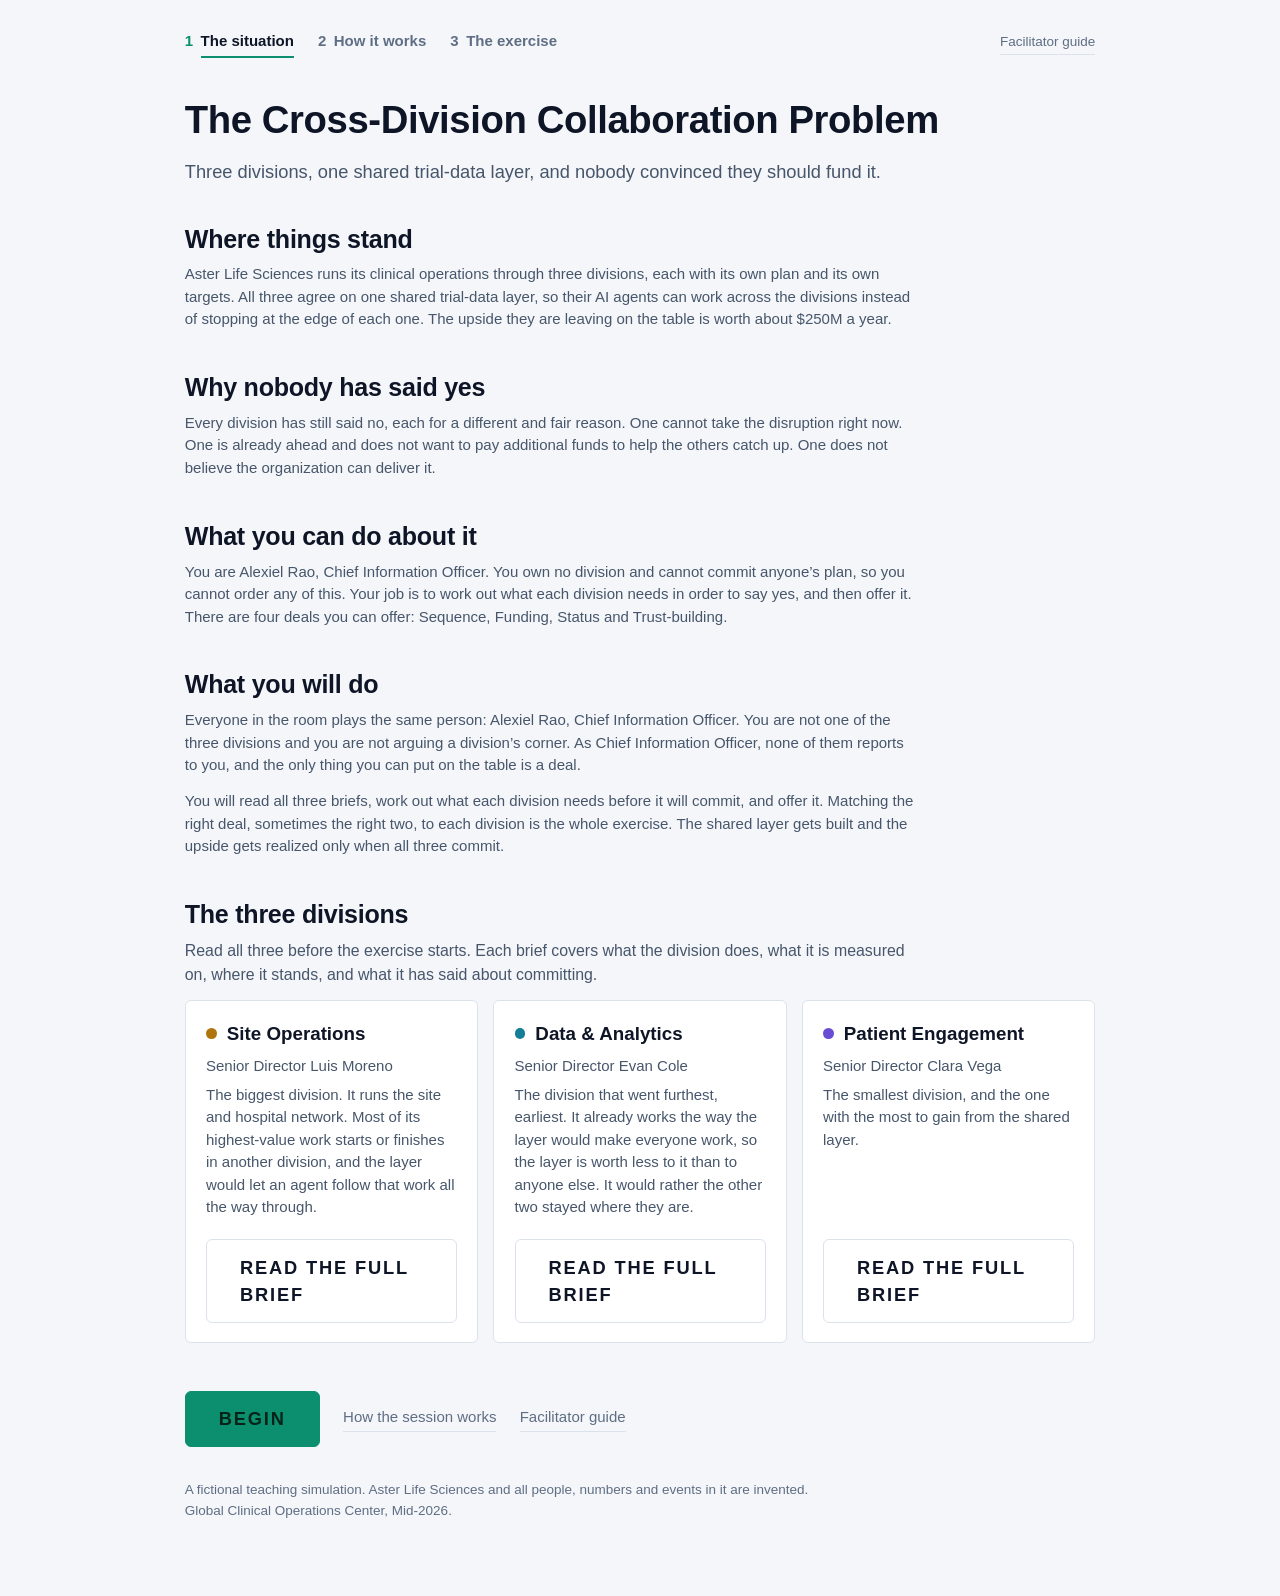
<file: index.html>
<!doctype html>
<html lang="en">
<head>
<meta charset="utf-8">
<meta name="viewport" content="width=device-width, initial-scale=1">
<title>Aster Life Sciences — The Cross-Division Collaboration Problem</title>
<link rel="stylesheet" href="assets/style.css">
</head>
<body class="doc-body">
<div class="doc">

  <nav id="nav"></nav>

  <header class="doc__head">
    <h1 id="title"></h1>
    <p class="standfirst" id="subtitle"></p>
  </header>

  <!-- The situation, one labeled section per block, read top to bottom. -->
  <div id="story"></div>

  <section>
    <h2 id="do-heading"></h2>
    <div class="prose" id="do-line"></div>
  </section>

  <section id="divisions">
    <h2 id="cards-heading"></h2>
    <p class="caption" id="cards-caption"></p>
    <div class="cards" id="cards"></div>
  </section>

  <footer class="doc__foot">
    <a class="btn btn--primary" id="begin" href="instructions.html"></a>
    <a class="link-quiet" id="do-link" href="instructions.html"></a>
    <a class="link-quiet" id="guide" href="facilitate.html"></a>
  </footer>

  <p class="disclaimer" id="disclaimer"></p>

</div>

<script src="data/model.js"></script>
<script src="data/script.js"></script>
<script src="assets/nav.js"></script>
<script>
(function () {
  "use strict";
  var A = window.ASTER, S = window.ASTER_SCRIPT, FMT = window.ASTER_FMT;
  var L = S.landing;
  var el = function (id) { return document.getElementById(id); };

  document.title = A.meta.org + " — " + L.title;
  el("title").textContent = L.title;
  el("subtitle").textContent = L.subtitle;
  el("disclaimer").textContent = A.meta.disclaimer +
    " " + A.meta.unit + ", " + A.meta.setting + ".";

  /* The situation — each block is a heading and a paragraph, so the page says
     what you are reading before you read it, and the order is top to bottom. */
  L.story.forEach(function (item) {
    var s = document.createElement("section");
    var h = document.createElement("h2");
    h.textContent = item.label;
    var wrap = document.createElement("div");
    wrap.className = "prose";
    var p = document.createElement("p");
    p.textContent = FMT.fill(item.body);
    wrap.appendChild(p);
    s.appendChild(h);
    s.appendChild(wrap);
    el("story").appendChild(s);
  });

  el("cards-heading").textContent = L.cards_heading;
  el("cards-caption").textContent = FMT.fill(L.cards_caption);

  A.groups.forEach(function (g) {
    // Each card opens that division's brief in its own tab, so a group can keep all
    // three briefs open beside this page while it works.
    var c = document.createElement("a");
    c.className = "card card--link accent-" + g.accent;
    c.href = g.id + ".html";
    c.target = "_blank";
    c.rel = "noopener";
    c.innerHTML =
      '<div class="card__name"><span class="dot"></span></div>' +
      '<div class="card__lead"></div>' +
      '<div class="card__descriptor"></div>';
    c.querySelector(".card__name").appendChild(document.createTextNode(g.short));
    c.querySelector(".card__lead").textContent = g.lead;
    c.querySelector(".card__descriptor").textContent =
      FMT.fill(S.groups[g.id].descriptor);
    var cta = document.createElement("span");
    cta.className = "card__cta btn btn--card";
    cta.textContent = S.divisions.cta;
    c.appendChild(cta);
    el("cards").appendChild(c);
  });

  el("do-heading").textContent = L.do_heading;
  L.do_line.forEach(function (text) {
    var p = document.createElement("p");
    p.textContent = FMT.fill(text);
    el("do-line").appendChild(p);
  });
  el("do-link").textContent = L.do_link;

  el("begin").textContent = L.begin;
  el("guide").textContent = S.nav.guide;
  el("guide").title = S.nav.guide_note;
})();
</script>
</body>
</html>
</file>
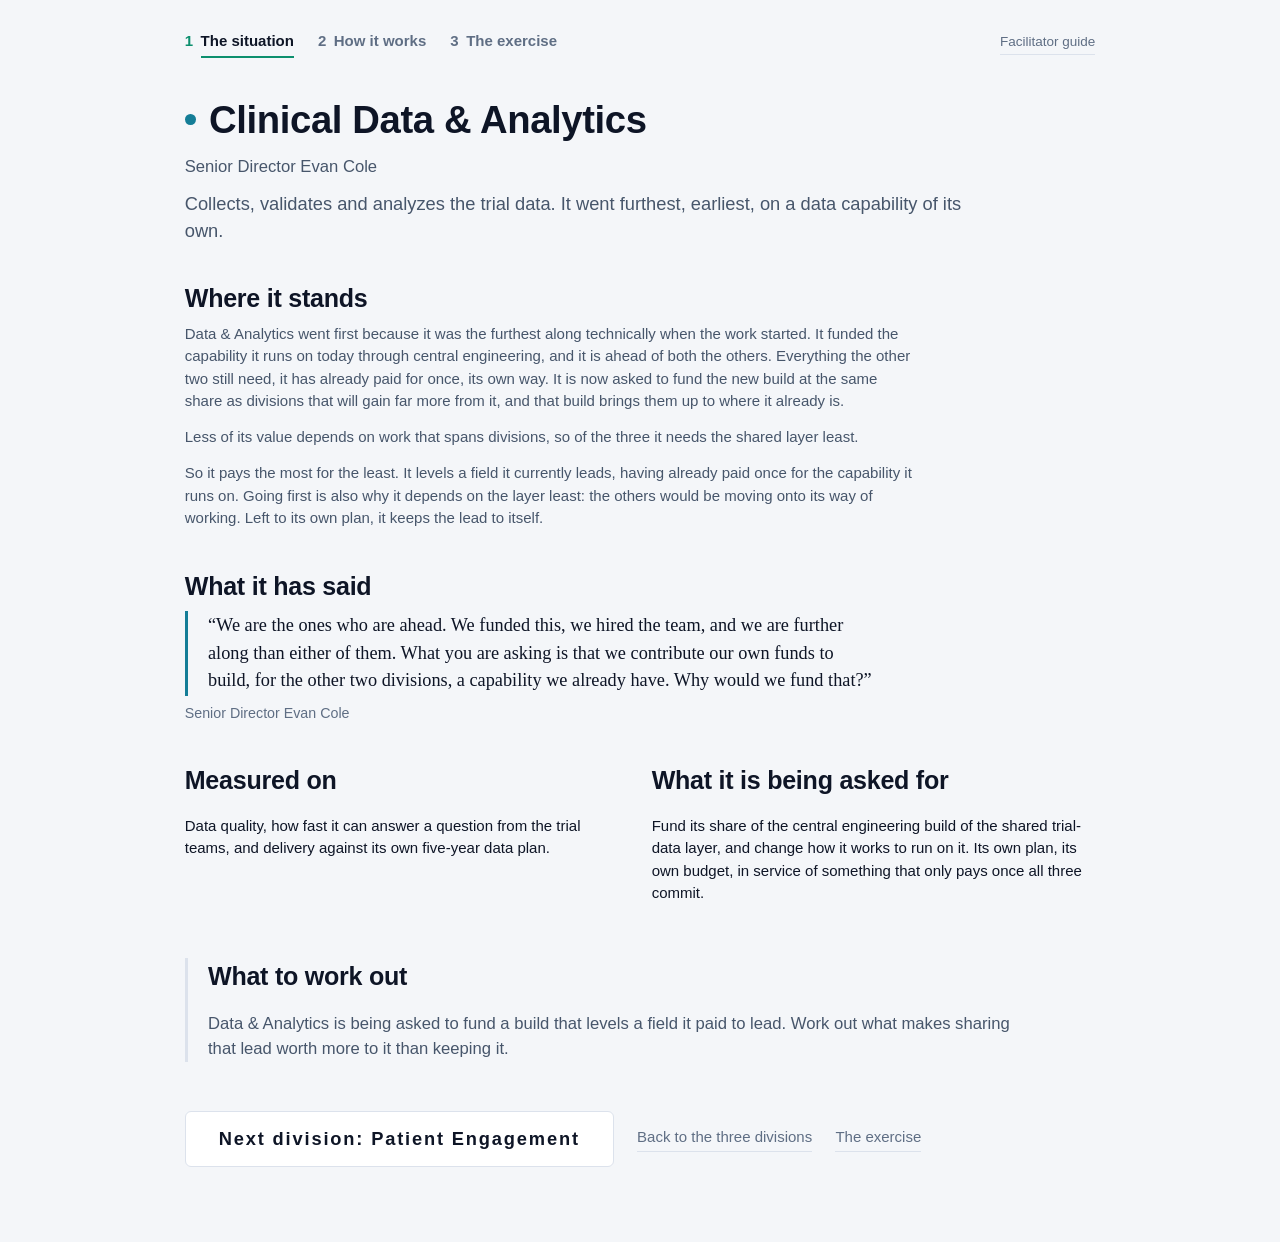
<file: data-analytics.html>
<!doctype html>
<html lang="en">
<head>
<meta charset="utf-8">
<meta name="viewport" content="width=device-width, initial-scale=1">
<title>Aster Life Sciences — Data & Analytics</title>
<link rel="stylesheet" href="assets/style.css">
</head>
<body class="doc-body" data-group="data-analytics">
<div class="doc doc--division">

  <nav id="nav" data-current="index.html"></nav>

  <header class="doc__head">
    <h1 id="name"><span class="dot"></span></h1>
    <p class="division__lead" id="lead"></p>
    <p class="standfirst" id="role"></p>
  </header>


  <section>
    <h2 id="position-heading"></h2>
    <div class="prose" id="position"></div>
  </section>

  <section class="said">
    <h2 id="said-heading"></h2>
    <blockquote class="objection" id="said"></blockquote>
    <p class="division__attrib" id="said-lead"></p>
  </section>

  <section class="pair">
    <div>
      <h2 id="measured-heading"></h2>
      <p class="prose" id="measured"></p>
    </div>
    <div>
      <h2 id="ask-heading"></h2>
      <p class="prose" id="ask"></p>
    </div>
  </section>

  <section class="closing">
    <h2 id="work-heading"></h2>
    <p id="work"></p>
  </section>

  <footer class="doc__foot">
    <a class="btn" id="next" href="#"></a>
    <a class="link-quiet" id="back" href="index.html#divisions"></a>
    <a class="link-quiet" id="to-sim" href="sim.html"></a>
  </footer>

</div>

<script src="data/model.js"></script>
<script src="data/script.js"></script>
<script src="assets/nav.js"></script>
<script src="assets/division.js"></script>
</body>
</html>
</file>
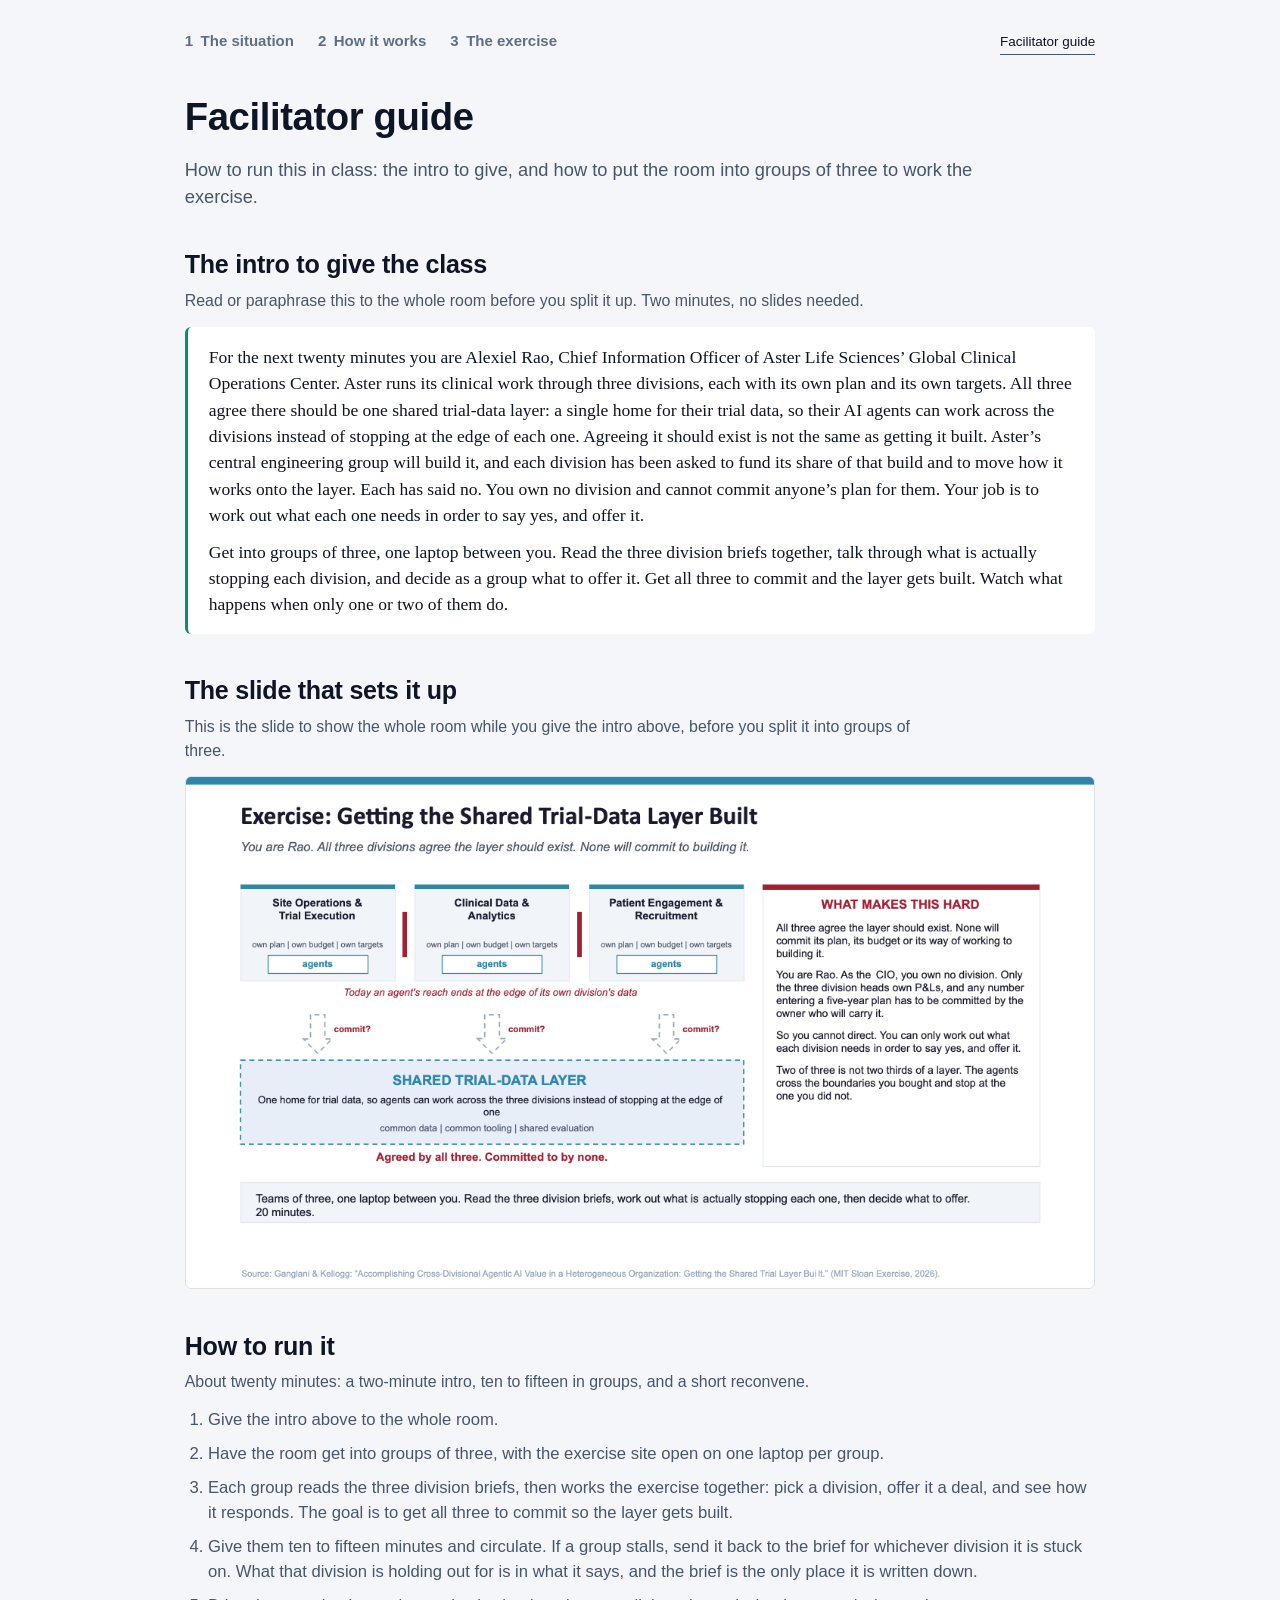
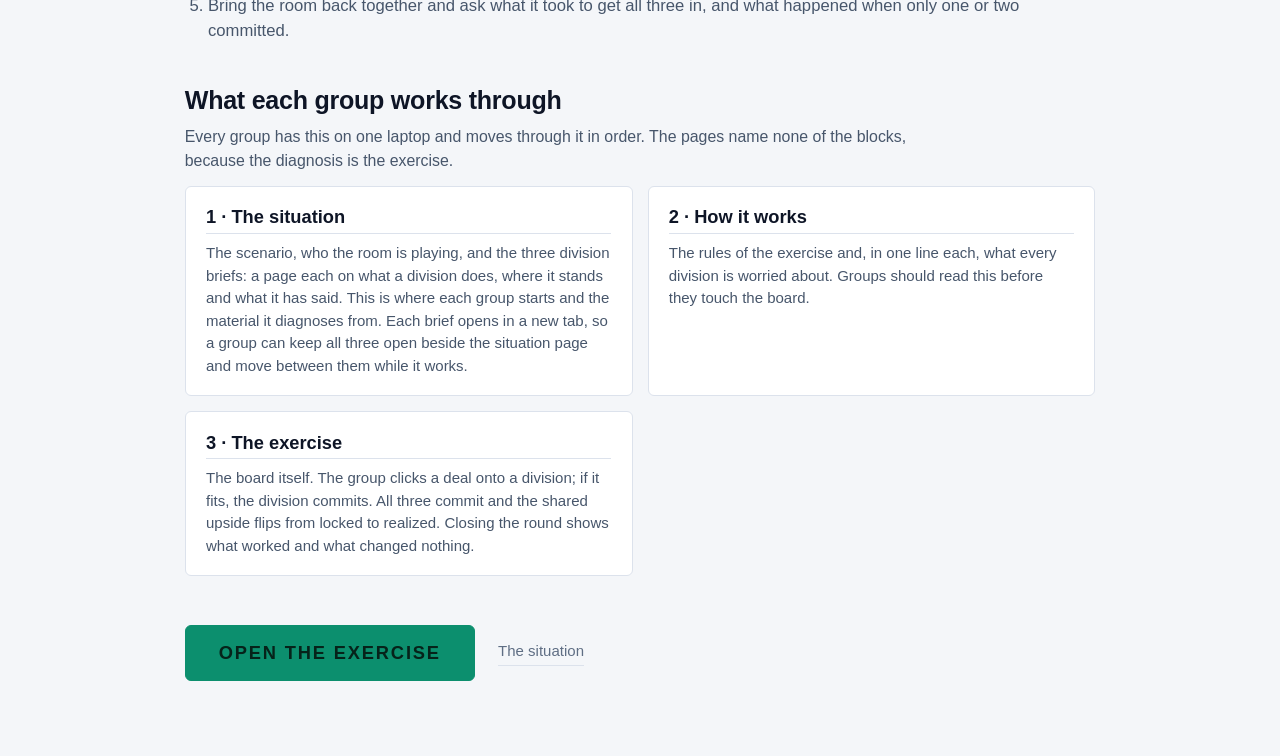
<file: facilitate.html>
<!doctype html>
<html lang="en">
<head>
<meta charset="utf-8">
<meta name="viewport" content="width=device-width, initial-scale=1">
<title>Aster Life Sciences — Facilitator guide</title>
<link rel="stylesheet" href="assets/style.css">
</head>
<body>
<div class="doc">

  <nav id="nav"></nav>

  <header class="doc__head">
    <h1 id="title"></h1>
    <p class="standfirst" id="standfirst"></p>
  </header>

  <section class="intro">
    <h2 id="intro-heading"></h2>
    <p class="caption" id="intro-lead"></p>
    <blockquote class="script" id="intro-body"></blockquote>
  </section>

  <!-- The slide the faculty shows the room. The picture is Kate's own slide, embedded as-is. -->
  <section>
    <h2 id="schematic-heading"></h2>
    <p class="caption" id="schematic-caption"></p>
    <figure class="schematic">
      <img id="schematic-img" alt="">
    </figure>
  </section>

  <section>
    <h2 id="run-heading"></h2>
    <p class="caption" id="run-caption"></p>
    <ol class="run" id="run"></ol>
  </section>

  <section>
    <h2 id="flow-heading"></h2>
    <p class="caption" id="flow-caption"></p>
    <div class="flow" id="flow"></div>
  </section>

  <footer class="doc__foot">
    <a class="btn btn--primary" href="sim.html" id="to-sim"></a>
    <a class="link-quiet" href="index.html" id="to-index"></a>
  </footer>

</div>

<script src="data/model.js"></script>
<script src="data/script.js"></script>
<script src="assets/nav.js"></script>
<script>
(function () {
  "use strict";
  var A = window.ASTER, S = window.ASTER_SCRIPT, FMT = window.ASTER_FMT;
  var G = S.facilitate;
  var fill = FMT.fill;
  var el = function (id) { return document.getElementById(id); };

  document.title = A.meta.org + " — " + G.title;
  el("title").textContent = G.title;
  el("standfirst").textContent = fill(G.standfirst);

  /* The intro to read to the class */
  el("intro-heading").textContent = G.intro.heading;
  el("intro-lead").textContent = fill(G.intro.lead);
  G.intro.body.forEach(function (text) {
    var p = document.createElement("p");
    p.textContent = fill(text);
    el("intro-body").appendChild(p);
  });

  /* The slide that sets it up */
  el("schematic-heading").textContent = G.schematic.heading;
  el("schematic-caption").textContent = fill(G.schematic.caption);
  el("schematic-img").src = G.schematic.src;
  el("schematic-img").alt = fill(G.schematic.alt);

  /* How to run it — numbered steps */
  el("run-heading").textContent = G.run.heading;
  el("run-caption").textContent = fill(G.run.caption);
  G.run.steps.forEach(function (text) {
    var li = document.createElement("li");
    li.textContent = fill(text);
    el("run").appendChild(li);
  });

  /* What each group works through */
  el("flow-heading").textContent = G.flow.heading;
  el("flow-caption").textContent = fill(G.flow.caption);
  G.flow.items.forEach(function (item) {
    var card = document.createElement("div");
    card.className = "flow__item";
    var head = document.createElement(item.href ? "a" : "span");
    head.className = "flow__label";
    if (item.href) head.href = item.href;
    head.textContent = item.label;
    var body = document.createElement("p");
    body.textContent = fill(item.body);
    card.appendChild(head);
    card.appendChild(body);
    el("flow").appendChild(card);
  });

  el("to-sim").textContent = G.to_sim;
  el("to-index").textContent = G.to_index;
})();
</script>
</body>
</html>
</file>
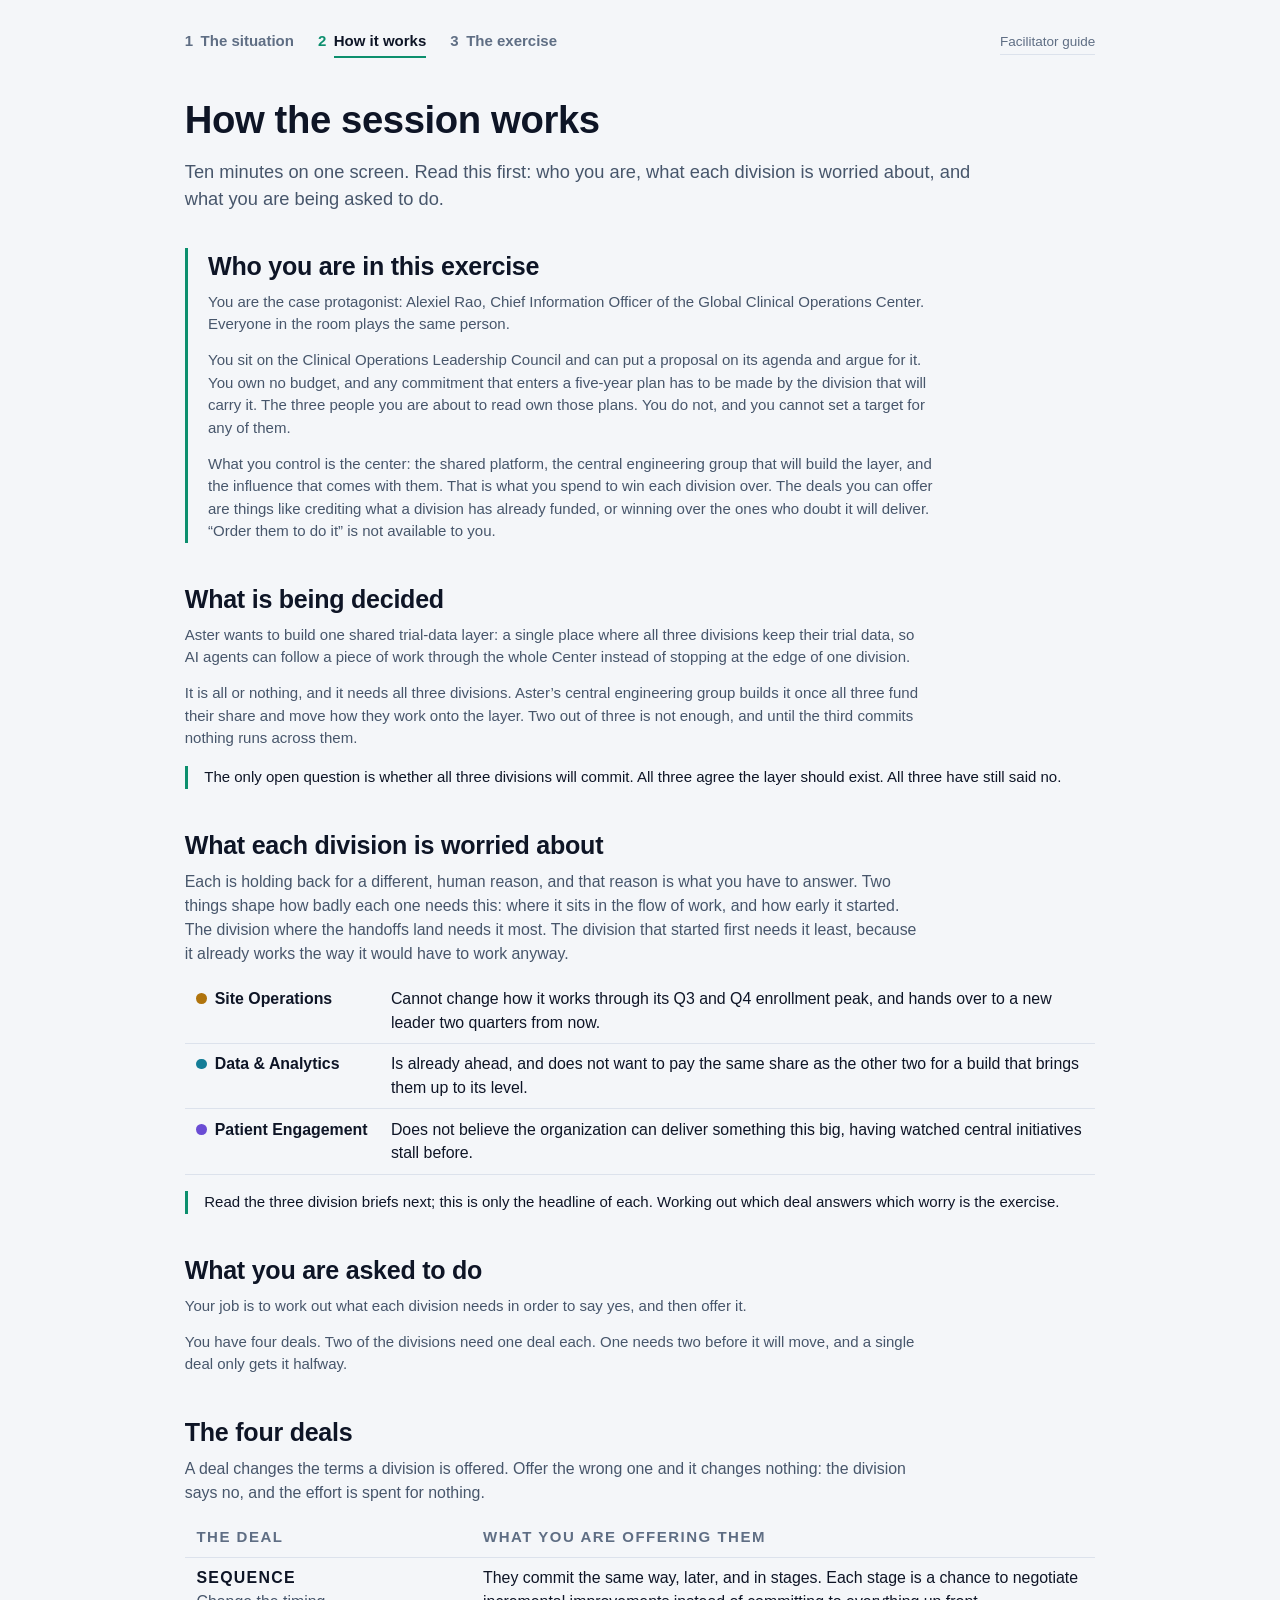
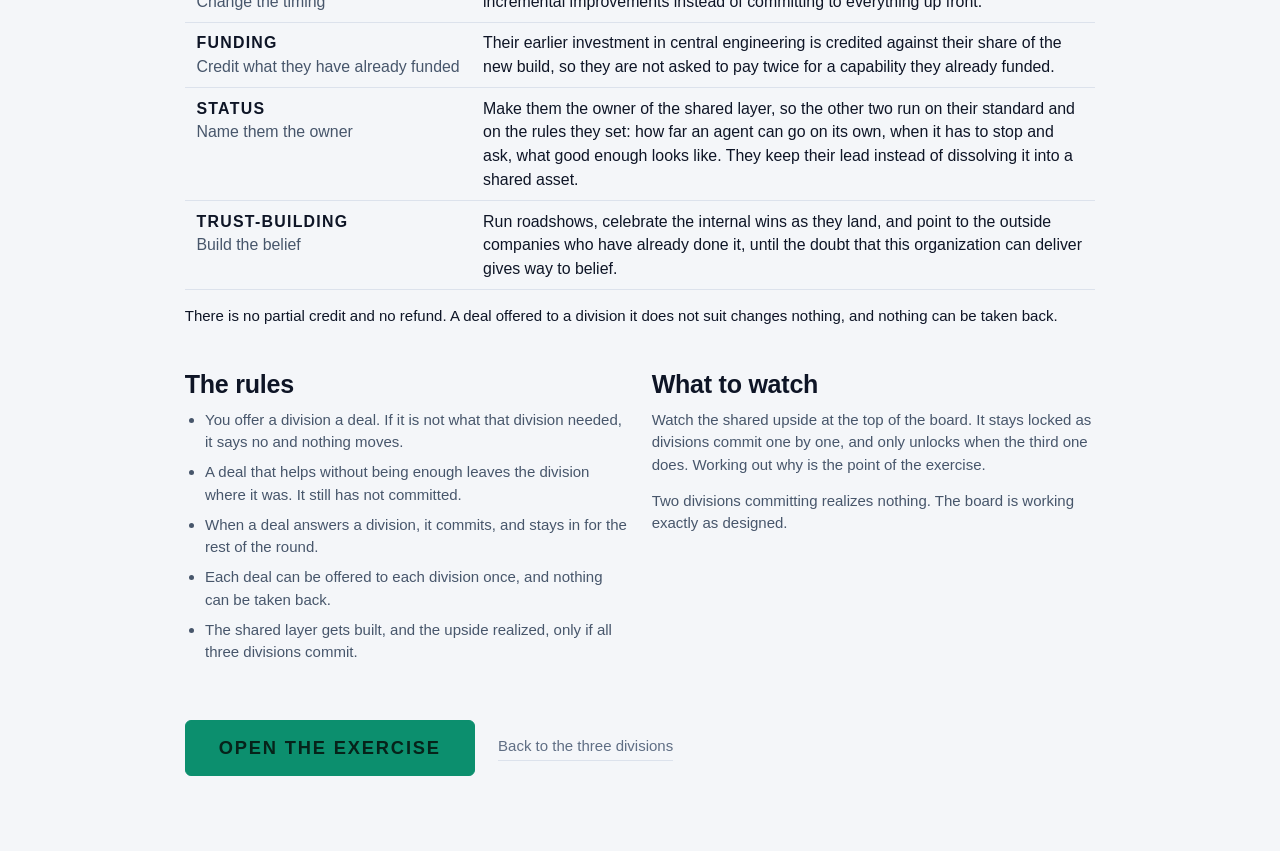
<file: instructions.html>
<!doctype html>
<html lang="en">
<head>
<meta charset="utf-8">
<meta name="viewport" content="width=device-width, initial-scale=1">
<title>Aster Life Sciences — How the session works</title>
<link rel="stylesheet" href="assets/style.css">
</head>
<body class="doc-body">
<div class="doc">

  <nav id="nav"></nav>

  <header class="doc__head">
    <h1 id="title"></h1>
    <p class="standfirst" id="standfirst"></p>
  </header>

  <section class="youare">
    <h2 id="you-heading"></h2>
    <div class="prose" id="you"></div>
  </section>

  <section>
    <h2 id="situation-heading"></h2>
    <div class="prose" id="situation"></div>
    <p class="prose callout" id="situation-note"></p>
  </section>

  <section>
    <h2 id="blocks-heading"></h2>
    <p class="caption" id="blocks-caption"></p>
    <table class="grid" id="blocks"></table>
    <p class="prose callout" id="blocks-note"></p>
  </section>

  <section>
    <h2 id="job-heading"></h2>
    <div class="prose" id="job"></div>
  </section>

  <section>
    <h2 id="moves-heading"></h2>
    <p class="caption" id="moves-caption"></p>
    <table class="grid grid--deals" id="moves"></table>
    <p class="prose" id="moves-note"></p>
  </section>

  <section class="pair">
    <div>
      <h2 id="rules-heading"></h2>
      <ul class="rules" id="rules"></ul>
    </div>
    <div>
      <h2 id="watch-heading"></h2>
      <div class="prose" id="watch"></div>
    </div>
  </section>

  <footer class="doc__foot">
    <a class="btn btn--primary" href="sim.html" id="next"></a>
    <a class="link-quiet" href="index.html#divisions" id="skip"></a>
  </footer>

</div>

<script src="data/model.js"></script>
<script src="data/script.js"></script>
<script src="assets/nav.js"></script>
<script>
(function () {
  "use strict";
  var A = window.ASTER, S = window.ASTER_SCRIPT, FMT = window.ASTER_FMT;
  var I = S.instructions;
  var fill = FMT.fill;
  var el = function (id) { return document.getElementById(id); };

  function paras(hostId, list) {
    list.forEach(function (text) {
      var p = document.createElement("p");
      p.textContent = fill(text);
      el(hostId).appendChild(p);
    });
  }

  function tbody(host) {
    host.innerHTML = "<tbody></tbody>";
    return host.querySelector("tbody");
  }

  function tr(body, cells) {
    var row = document.createElement("tr");
    cells.forEach(function (c) {
      var td = document.createElement("td");
      if (c.cls) td.className = c.cls;
      if (c.node) td.appendChild(c.node); else td.textContent = fill(c.text);
      row.appendChild(td);
    });
    body.appendChild(row);
    return row;
  }

  document.title = A.meta.org + " — " + I.title;
  el("title").textContent = I.title;
  el("standfirst").textContent = fill(I.standfirst);

  /* Who the room is playing. First, because nothing else makes sense without it. */
  el("you-heading").textContent = I.you.heading;
  paras("you", I.you.body);

  /* What is being decided */
  el("situation-heading").textContent = I.situation.heading;
  paras("situation", I.situation.body);
  el("situation-note").textContent = fill(I.situation.note);

  /* What each division is worried about — the challenges, before any of the arithmetic.
     One line per division, in its own accent, taken from the division copy. */
  el("blocks-heading").textContent = I.blocks.heading;
  el("blocks-caption").textContent = fill(I.blocks.caption);
  var blocks = tbody(el("blocks"));
  A.groups.forEach(function (g) {
    var name = document.createElement("span");
    name.className = "swatch accent-" + g.accent;
    name.innerHTML = '<span class="dot"></span>';
    name.appendChild(document.createTextNode(g.short));
    tr(blocks, [
      { cls: "factor", node: name },
      { text: S.groups[g.id].worry }
    ]);
  });
  el("blocks-note").textContent = fill(I.blocks.note);

  el("job-heading").textContent = I.job.heading;
  paras("job", I.job.body);

  /* The four deals: framework label, what it is in plain words. No cost — this is number-free. */
  el("moves-heading").textContent = I.moves.heading;
  el("moves-caption").textContent = fill(I.moves.caption);
  var moves = tbody(el("moves"));
  el("moves").insertAdjacentHTML("afterbegin",
    "<thead><tr><th>The deal</th><th>What you are offering them</th></tr></thead>");
  A.moves.forEach(function (m) {
    var d = S.deals[m.id];
    var head = document.createElement("span");
    head.className = "deal";
    head.innerHTML = '<b></b><span></span>';
    head.querySelector("b").textContent = m.label;
    head.querySelector("span").textContent = d.name;
    tr(moves, [
      { cls: "factor", node: head },
      { text: d.what }
    ]);
  });
  el("moves-note").textContent = fill(I.moves.note);

  el("rules-heading").textContent = I.rules.heading;
  I.rules.items.forEach(function (item) {
    var li = document.createElement("li");
    li.textContent = fill(item);
    el("rules").appendChild(li);
  });

  el("watch-heading").textContent = I.watch.heading;
  paras("watch", I.watch.body);

  el("next").textContent = I.ready;
  el("skip").textContent = S.divisions.back;
})();
</script>
</body>
</html>
</file>
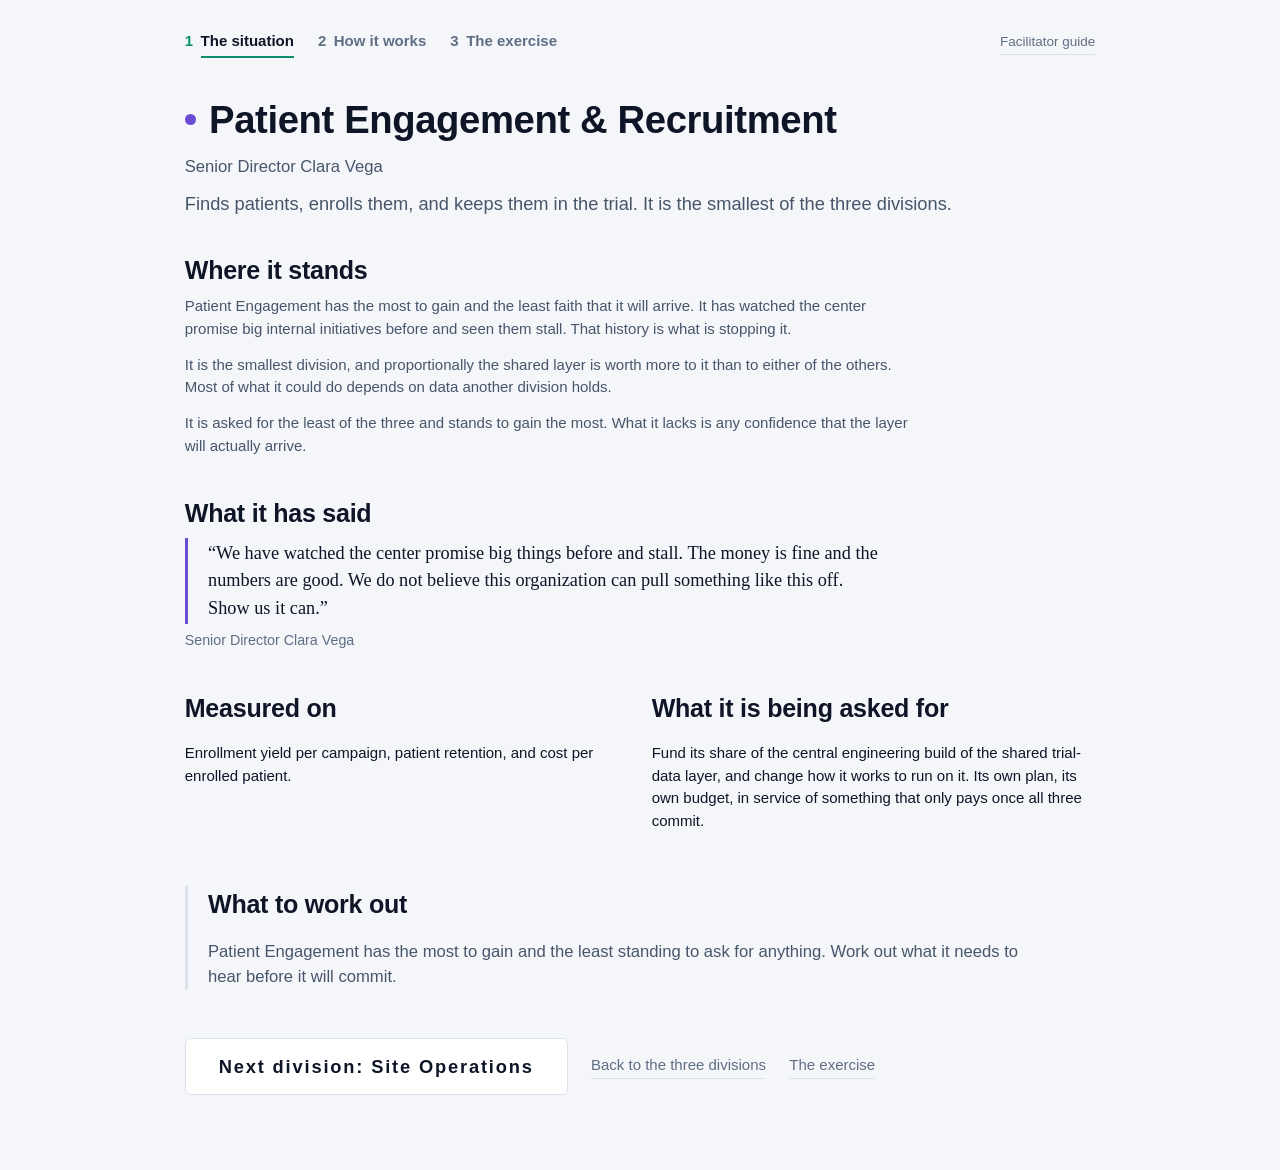
<file: patient-engagement.html>
<!doctype html>
<html lang="en">
<head>
<meta charset="utf-8">
<meta name="viewport" content="width=device-width, initial-scale=1">
<title>Aster Life Sciences — Patient Engagement</title>
<link rel="stylesheet" href="assets/style.css">
</head>
<body class="doc-body" data-group="patient-engagement">
<div class="doc doc--division">

  <nav id="nav" data-current="index.html"></nav>

  <header class="doc__head">
    <h1 id="name"><span class="dot"></span></h1>
    <p class="division__lead" id="lead"></p>
    <p class="standfirst" id="role"></p>
  </header>


  <section>
    <h2 id="position-heading"></h2>
    <div class="prose" id="position"></div>
  </section>

  <section class="said">
    <h2 id="said-heading"></h2>
    <blockquote class="objection" id="said"></blockquote>
    <p class="division__attrib" id="said-lead"></p>
  </section>

  <section class="pair">
    <div>
      <h2 id="measured-heading"></h2>
      <p class="prose" id="measured"></p>
    </div>
    <div>
      <h2 id="ask-heading"></h2>
      <p class="prose" id="ask"></p>
    </div>
  </section>

  <section class="closing">
    <h2 id="work-heading"></h2>
    <p id="work"></p>
  </section>

  <footer class="doc__foot">
    <a class="btn" id="next" href="#"></a>
    <a class="link-quiet" id="back" href="index.html#divisions"></a>
    <a class="link-quiet" id="to-sim" href="sim.html"></a>
  </footer>

</div>

<script src="data/model.js"></script>
<script src="data/script.js"></script>
<script src="assets/nav.js"></script>
<script src="assets/division.js"></script>
</body>
</html>
</file>
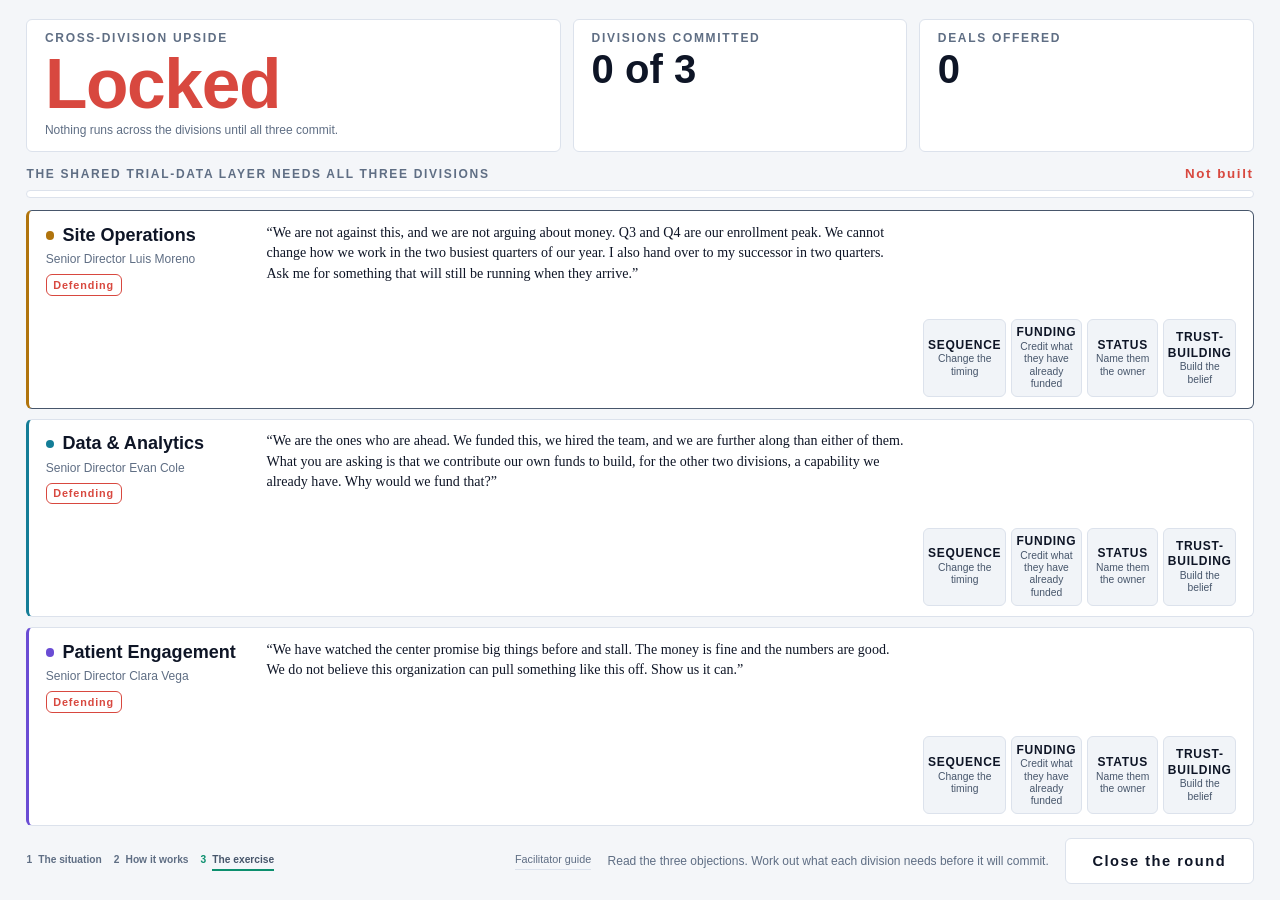
<file: sim.html>
<!doctype html>
<html lang="en" class="fit">
<head>
<meta charset="utf-8">
<meta name="viewport" content="width=device-width, initial-scale=1">
<title>Aster Life Sciences — The Cross-Division Collaboration Problem</title>
<link rel="stylesheet" href="assets/style.css">
</head>
<body class="sim" id="sim">

  <header class="band dimmable" id="band">
    <div class="band__cell band__cell--hero">
      <div class="micro" id="upside-heading"></div>
      <div class="band__value" id="f-upside"></div>
      <div class="band__sub" id="f-upside-sub"></div>
    </div>
    <div class="band__cell">
      <div class="micro" id="count-heading"></div>
      <div class="band__value tabular" id="f-count"></div>
    </div>
    <div class="band__cell">
      <div class="micro" id="offered-heading"></div>
      <div class="band__value tabular" id="f-offered"></div>
      <div class="band__sub" id="f-offered-sub"></div>
    </div>
  </header>

  <section class="meter" id="meter">
    <div class="meter__head">
      <span class="micro" id="meter-label"></span>
      <span class="meter__status" id="meter-status"></span>
    </div>
    <div class="meter__track"><div class="meter__fill" id="meter-fill"></div></div>
  </section>

  <main class="board dimmable" id="board"></main>

  <aside class="notes" id="notes" hidden>
    <div class="notes__head">
      <span class="micro" id="notes-heading"></span>
      <span class="notes__beat" id="notes-beat"></span>
    </div>
    <p class="notes__body" id="notes-body"></p>
    <p class="notes__hint" id="notes-hint"></p>
  </aside>

  <footer class="sim__foot dimmable">
    <nav id="nav" data-variant="compact"></nav>
    <span class="sim__note" id="sim-note"></span>
    <button class="btn" id="close-round"></button>
  </footer>

  <section class="scoreboard" id="scoreboard" hidden aria-live="polite">
    <div class="score__head" id="score-head"></div>
    <div id="score-verdict"></div>
    <div class="score__cols">
      <div class="panel">
        <h2 id="score-table-heading"></h2>
        <table class="grid" id="score-table"></table>
      </div>
      <div class="panel">
        <h2 id="score-ledger-heading"></h2>
        <ul class="ledger" id="score-ledger"></ul>
      </div>
    </div>
    <div class="score__foot">
      <button class="btn" id="score-back"></button>
    </div>
  </section>

  <div class="keys" id="keys" hidden>
    <div class="keys__inner">
      <h2 id="keys-heading"></h2>
      <div id="keys-rows"></div>
      <div class="keys__dismiss" id="keys-dismiss"></div>
    </div>
  </div>

  <script src="data/model.js"></script>
  <script src="data/script.js"></script>
  <script src="assets/nav.js"></script>
  <script src="assets/sim.js"></script>
</body>
</html>
</file>
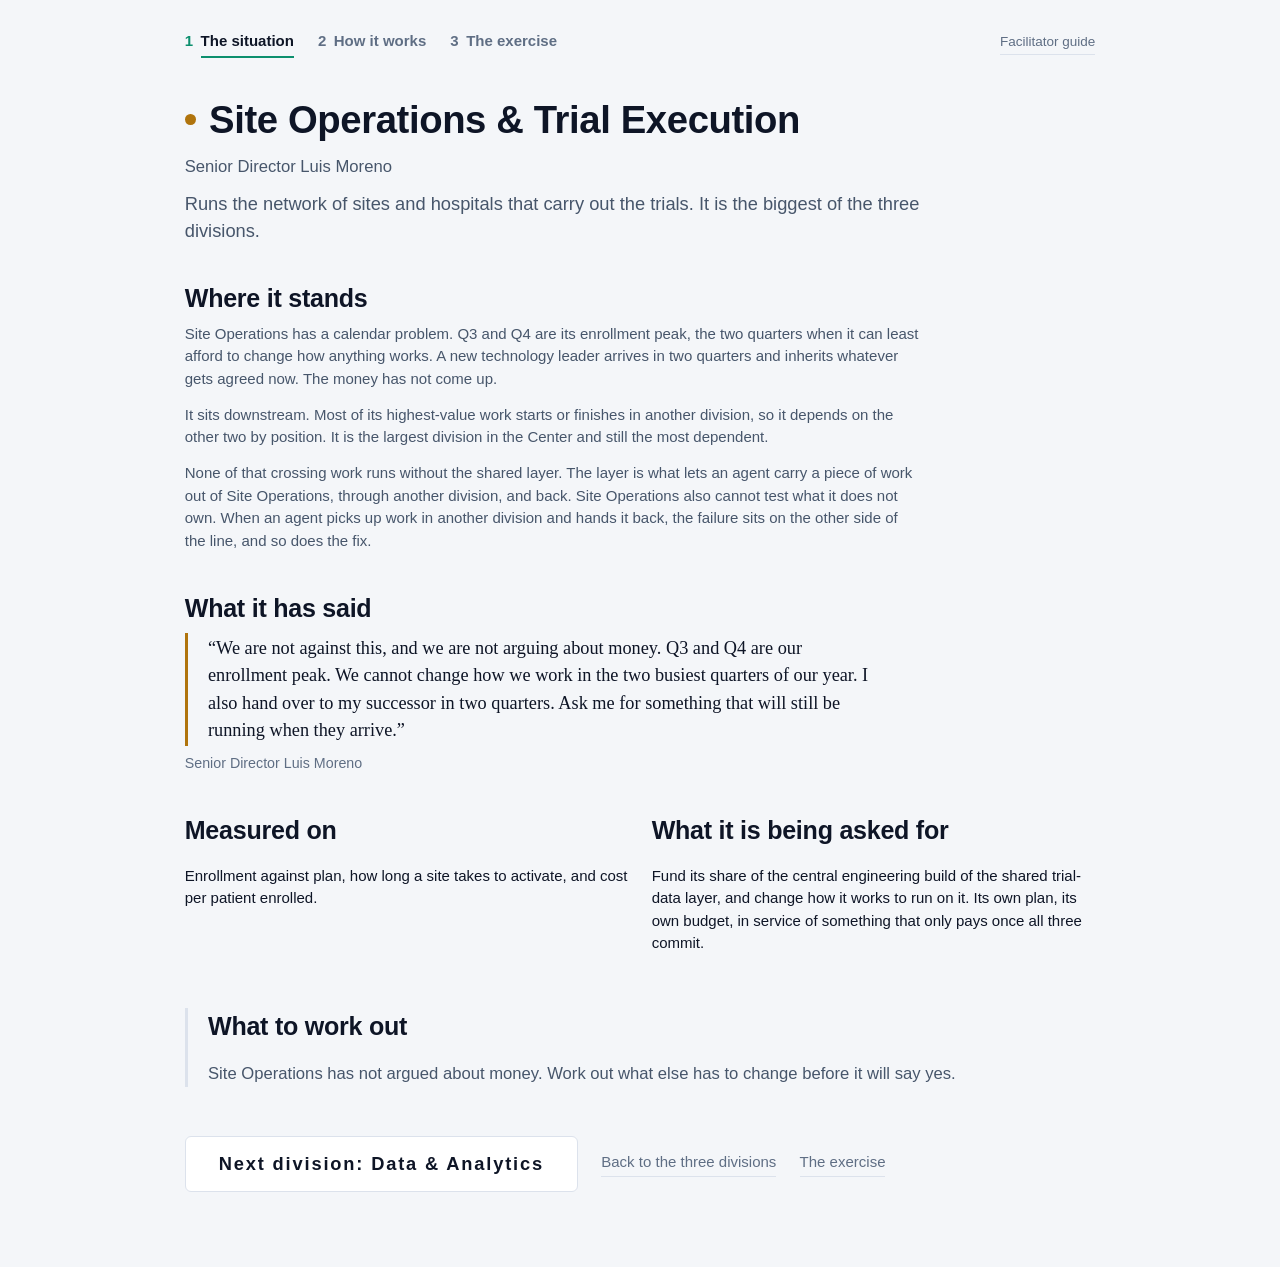
<file: site-ops.html>
<!doctype html>
<html lang="en">
<head>
<meta charset="utf-8">
<meta name="viewport" content="width=device-width, initial-scale=1">
<title>Aster Life Sciences — Site Operations</title>
<link rel="stylesheet" href="assets/style.css">
</head>
<body class="doc-body" data-group="site-ops">
<div class="doc doc--division">

  <nav id="nav" data-current="index.html"></nav>

  <header class="doc__head">
    <h1 id="name"><span class="dot"></span></h1>
    <p class="division__lead" id="lead"></p>
    <p class="standfirst" id="role"></p>
  </header>


  <section>
    <h2 id="position-heading"></h2>
    <div class="prose" id="position"></div>
  </section>

  <section class="said">
    <h2 id="said-heading"></h2>
    <blockquote class="objection" id="said"></blockquote>
    <p class="division__attrib" id="said-lead"></p>
  </section>

  <section class="pair">
    <div>
      <h2 id="measured-heading"></h2>
      <p class="prose" id="measured"></p>
    </div>
    <div>
      <h2 id="ask-heading"></h2>
      <p class="prose" id="ask"></p>
    </div>
  </section>

  <section class="closing">
    <h2 id="work-heading"></h2>
    <p id="work"></p>
  </section>

  <footer class="doc__foot">
    <a class="btn" id="next" href="#"></a>
    <a class="link-quiet" id="back" href="index.html#divisions"></a>
    <a class="link-quiet" id="to-sim" href="sim.html"></a>
  </footer>

</div>

<script src="data/model.js"></script>
<script src="data/script.js"></script>
<script src="assets/nav.js"></script>
<script src="assets/division.js"></script>
</body>
</html>
</file>
<file: assets/style.css>
/* Aster Coordination Simulation — all styling.
   Projected in a lit room and read from the back of it: nothing here is decorative,
   and nothing loads from the network.

   SCALING. Every size below is in rem, and the root size is fluid, so a layout that
   fits 1920×1080 fits a 1280×720 projector and a 4K panel at the same proportions.
   Two scales, chosen per page by a class on <html>:

     html          documents — read at desk distance, driven by width, scrolls
     html.fit      projected — index.html and sim.html, must fit one screen, so the
                   scale follows whichever of width or height is tighter

   At 1920×1080 the fit scale resolves to 18px, which is the floor the build spec
   sets for body text and makes the hero figure 104px. */

html {
  font-size: clamp(15px, 0.9vw, 22px);
}
html.fit {
  /* no meaningful floor: on a short viewport the whole layout scales down together,
     which keeps it one screen. A floor here would push the board off the bottom. */
  font-size: clamp(8px, min(0.94vw, 1.67vh), 32px);
}

:root {
  /* Light theme. Text is the old dark navy; surfaces are white on a cool near-white
     page; the accents are darkened from their dark-mode values so they clear ~4:1 on white. */
  --bg:        #F4F6F9;
  --surface:   #FFFFFF;
  --hairline:  #DCE2EC;

  --text:      #0E1526;
  --muted:     #47566B;
  --dim:       #5F6E84;

  --amber:     #B0740D;   /* Site Operations */
  --cyan:      #147D97;   /* Data & Analytics */
  --violet:    #6A4CD4;   /* Patient Engagement */

  --mint:      #0C8F6E;   /* collaboration / committed */
  --coral:     #D8483F;   /* individualism / defending */

  /* TRAFFIC LIGHT. The three response states read as stop / wait / go from the back of a
     lit room: --coral refuses, --signal-partial is "partway there", --mint commits. The
     yellow is a SIGNAL, deliberately separate from --amber, which is Site Operations'
     division accent — do not fold the two back together in a theme pass.
     --signal-partial carries text, so it is dark enough to clear 4.5:1 on --surface
     (4.87:1); a real yellow cannot. The yellow reading comes from --signal-mark, which
     only ever fills a dot or a bar and never carries a word. */
  --signal-partial: #8A6E00;
  --signal-mark:    #FFC400;

  --sans: -apple-system, BlinkMacSystemFont, "Segoe UI", Roboto, "Helvetica Neue", Arial, sans-serif;
  --serif: Georgia, "Iowan Old Style", "Times New Roman", Times, serif;

  --radius: 6px;
  --hair: 0.75px solid var(--hairline);
  --ease: cubic-bezier(0.22, 0.61, 0.36, 1);
}

.accent-amber  { --accent: var(--amber); }
.accent-cyan   { --accent: var(--cyan); }
.accent-violet { --accent: var(--violet); }

* { box-sizing: border-box; }

body {
  margin: 0;
  padding: 0;
  background: var(--bg);
  color: var(--text);
  font-family: var(--sans);
  font-size: 1rem;
  line-height: 1.5;
  -webkit-font-smoothing: antialiased;
}

h1, h2, h3 { margin: 0; font-weight: 600; letter-spacing: -0.01em; }

a { color: var(--muted); }

button {
  font: inherit;
  color: inherit;
  background: none;
  border: none;
  cursor: pointer;
}

.micro {
  font-size: 1rem;
  letter-spacing: 0.14em;
  text-transform: uppercase;
  color: var(--dim);
  font-weight: 600;
}

.tabular { font-variant-numeric: tabular-nums; font-feature-settings: "tnum" 1; }

.mint  { color: var(--mint); }
.coral { color: var(--coral); }

/* ============================================================
   The flow — situation → how it works → the divisions → exercise, on every page
   ============================================================ */

.nav {
  display: flex;
  align-items: baseline;
  justify-content: space-between;
  gap: 1.3rem;
  flex-wrap: wrap;
  flex: none;
}

.nav__steps { display: flex; align-items: baseline; gap: 1.6rem; flex-wrap: wrap; min-width: 0; }

.nav__step {
  display: flex;
  align-items: baseline;
  gap: 0.5rem;
  color: var(--dim);
  text-decoration: none;
  transition: color 200ms var(--ease);
}
.nav__step:hover { color: var(--muted); }
.nav__step.is-current { color: var(--text); }
/* the marker sits under the name, not under the whole step and its note */
.nav__step.is-current .nav__label { border-bottom: 2px solid var(--mint); padding-bottom: 0.2rem; }

.nav__n {
  font-variant-numeric: tabular-nums;
  font-weight: 600;
  color: var(--dim);
}
.nav__step.is-current .nav__n { color: var(--mint); }

.nav__label { font-weight: 600; }
/* Five steps and their descriptions do not fit on one line at any width worth having,
   and the labels say enough on their own. */
.nav__note { display: none; }

.nav__guide {
  font-size: 0.9rem;
  color: var(--dim);
  text-decoration: none;
  border-bottom: var(--hair);
  padding-bottom: 2px;
  white-space: nowrap;
}
.nav__guide:hover { color: var(--muted); }
.nav__guide.is-current { color: var(--text); border-bottom-color: var(--muted); }

/* The exercise carries the same flow, quietly, in its footer. */
.nav--compact { gap: 1rem; font-size: 0.85rem; }
.nav--compact .nav__steps { gap: 1rem; }
.nav--compact .nav__step { padding-bottom: 0; border-bottom: none; }
.nav--compact .nav__step.is-current { color: var(--muted); }

/* ============================================================
   Landing — index.html · a document like the rest of the flow, and it scrolls.
   It used to be pinned to one screen with overflow hidden, which clipped the
   page the moment the content grew. It now uses the shared .doc layout, so the
   nav, the BEGIN button and the fine print are always reachable.
   ============================================================ */

/* Fine print, at the foot of the page where fine print belongs. */
.disclaimer { font-size: 0.9rem; color: var(--dim); max-width: 88ch; margin: 2.2rem 0 0; }

.figures { display: grid; grid-template-columns: repeat(4, 1fr); gap: 1rem; }
.figures__cell {
  background: var(--surface);
  border: var(--hair);
  border-radius: var(--radius);
  padding: 1.1rem 1.25rem;
}
.figures__value { font-size: 2.65rem; line-height: 1.1; font-weight: 600; }
.figures__label { font-size: 1.06rem; margin-top: 0.35rem; }
.figures__note  { font-size: 1rem; color: var(--dim); margin-top: 0.1rem; }

/* Landing variant: the four setup figures kept, but quieted to a caption strip so the page
   leads with the story rather than a wall of stat tiles. No surface, no border, smaller value. */
.figures--slim { gap: 0.6rem 1.6rem; }
.figures--slim .figures__cell { background: transparent; border: 0; padding: 0.3rem 0; }
.figures--slim .figures__value { font-size: 1.5rem; color: var(--muted); }
.figures--slim .figures__label { font-size: 0.98rem; margin-top: 0.15rem; }
.figures--slim .figures__note  { font-size: 0.92rem; }

.cards { display: grid; grid-template-columns: repeat(3, 1fr); gap: 1rem; }
.card {
  background: var(--surface);
  border: var(--hair);
  border-radius: var(--radius);
  padding: 1.25rem 1.35rem;
  display: flex;
  flex-direction: column;
  gap: 0.45rem;
}
.card__name { display: flex; align-items: center; gap: 0.67rem; font-size: 1.25rem; font-weight: 600; }
.card__lead { font-size: 1rem; color: var(--muted); }
.card__descriptor { font-size: 1rem; color: var(--muted); margin: 0 0 0.9rem; }

a.card--link { text-decoration: none; color: inherit; transition: border-color 200ms var(--ease); }
a.card--link:hover { border-color: var(--accent); }

/* The three briefs are only reachable from this page, so the link that opens one is a
   button in the division's own accent rather than a quiet line of text. */
.btn--card {
  margin-top: auto;
  align-self: flex-start;
  padding: 0.55rem 1.2rem;
  font-size: 0.95rem;
  letter-spacing: 0.08em;
  text-transform: uppercase;
  border-color: var(--accent);
  color: var(--accent);
  background: transparent;
  transition: background 200ms var(--ease), color 200ms var(--ease);
}
a.card--link:hover .btn--card { background: var(--accent); color: var(--surface); }

.dot {
  width: 0.72rem; height: 0.72rem; border-radius: 50%;
  background: var(--accent);
  flex: none;
}

.btn {
  border: var(--hair);
  border-radius: var(--radius);
  padding: 0.9rem 2.2rem;
  font-size: 1.22rem;
  font-weight: 600;
  letter-spacing: 0.1em;
  background: var(--surface);
  color: var(--text);
  text-decoration: none;
  display: inline-block;
  transition: background 200ms var(--ease), border-color 200ms var(--ease);
}
.btn:hover { background: #E9EDF3; }
.btn--primary { background: var(--mint); color: #06231A; border-color: var(--mint); }
.btn--primary:hover { background: #0A7D60; }

.link-quiet {
  font-size: 1rem;
  color: var(--dim);
  text-decoration: none;
  border-bottom: var(--hair);
  padding-bottom: 2px;
}
.link-quiet:hover { color: var(--muted); }

/* ============================================================
   Simulation — sim.html · one screen, driven from a lectern
   ============================================================ */

.sim {
  height: 100vh;
  height: 100dvh;
  overflow: hidden;
  display: flex;
  flex-direction: column;
  gap: 1rem;
  padding: 1.55rem 2.2rem 1.35rem;
}

.dimmable { transition: opacity 300ms var(--ease); }
.sim.is-dimmed .dimmable { opacity: 0.4; }

/* ---- header band ---- */

.band { display: grid; grid-template-columns: 1.6fr 1fr 1fr; gap: 1rem; flex: none; }
.band__cell {
  background: var(--surface);
  border: var(--hair);
  border-radius: var(--radius);
  padding: 0.78rem 1.45rem 1rem;
}
.band__value { font-size: 3.33rem; line-height: 1.05; font-weight: 600; margin-top: 0.1rem; }
.band__cell--hero .band__value { font-size: 5.78rem; letter-spacing: -0.02em; }
.band__sub { font-size: 1rem; color: var(--dim); }

/* ---- funding meter ---- */

.meter { flex: none; }
.meter__head {
  display: flex; justify-content: space-between; align-items: baseline;
  gap: 1rem;
  margin-bottom: 0.45rem;
}
.meter__status { font-size: 1.11rem; font-weight: 600; letter-spacing: 0.12em; color: var(--coral); }
.meter.is-funded .meter__status { color: var(--mint); }
.meter__track {
  height: 0.67rem;
  background: var(--surface);
  border: var(--hair);
  border-radius: 999px;
  overflow: hidden;
}
.meter__fill {
  height: 100%;
  width: 0;
  background: var(--coral);
  transition: width 400ms var(--ease), background-color 400ms var(--ease);
}
.meter.is-funded .meter__fill { background: var(--mint); }

/* ---- the board ---- */

.board {
  flex: 1 1 auto;
  min-height: 0;
  display: grid;
  grid-template-rows: repeat(3, minmax(0, 1fr));
  gap: 0.8rem;
}

.row {
  display: grid;
  grid-template-columns: 17rem minmax(0, 1fr) 26rem;
  gap: 1.35rem;
  align-items: start;
  background: var(--surface);
  border: var(--hair);
  border-left: 3px solid var(--accent);
  border-radius: var(--radius);
  padding: 0.9rem 1.35rem;
  min-height: 0;
  transition: border-color 200ms var(--ease), background-color 400ms var(--ease);
}
.row.is-selected { border-color: var(--muted); border-left-color: var(--accent); }
.row.is-committed { border-left-color: var(--mint); }
.row.is-flashing { background: #DCF4EC; }

.row__name { display: flex; align-items: center; gap: 0.67rem; font-size: 1.5rem; font-weight: 600; }
.row__lead { font-size: 1rem; color: var(--dim); margin-top: 0.1rem; }
.row__badges { display: flex; gap: 0.45rem; margin-top: 0.5rem; flex-wrap: wrap; }

.badge {
  font-size: 0.9rem;
  font-weight: 600;
  letter-spacing: 0.08em;
  padding: 0.15rem 0.55rem;
  border-radius: var(--radius);
  border: 0.75px solid currentColor;
}
.badge--state { color: var(--coral); }
.row.is-committed .badge--state { color: var(--mint); }
.badge--block { color: var(--muted); }

.row__talk { min-width: 0; }
.objection {
  margin: 0;
  font-family: var(--serif);
  font-size: 1.17rem;
  line-height: 1.45;
  color: var(--text);
}
.response {
  margin: 0.5rem 0 0;
  font-family: var(--serif);
  font-size: 1.11rem;
  line-height: 1.4;
  color: var(--muted);
  min-height: 1.4em;
}
.response--right { color: var(--mint); }
.response--wrong { color: var(--coral); }
/* A needed move that landed but has not closed the deal on its own — the first of the two
   Data & Analytics needs. The amber of the traffic light: not the green of a full commit,
   not the red of a refusal. The dot carries the yellow the text cannot. */
.response--partial { color: var(--signal-partial); }
.response--partial::before {
  content: "";
  display: inline-block;
  width: 0.62rem;
  height: 0.62rem;
  border-radius: 50%;
  background: var(--signal-mark);
  box-shadow: inset 0 0 0 0.75px rgba(0, 0, 0, 0.28);
  margin-right: 0.5rem;
  vertical-align: 0.06em;
}
.response::after {
  content: "";
  display: inline-block;
  width: 0.5rem;
  height: 1em;
  vertical-align: -0.15em;
  background: currentColor;
  margin-left: 3px;
  opacity: 0;
}
.response.is-typing::after { opacity: 1; }

.row__meta { display: flex; flex-direction: column; gap: 0.5rem; height: 100%; }

.bar {
  display: flex;
  height: 0.83rem;
  background: #E7EBF1;
  border: var(--hair);
  border-radius: 999px;
  overflow: hidden;
  flex: none;
}
.bar__seg { height: 100%; transition: width 400ms var(--ease); }
.bar__local { background: var(--accent); }
.bar__cross { background: var(--mint); }

.bar__legend { display: flex; gap: 1.1rem; font-size: 1rem; color: var(--dim); flex-wrap: wrap; }
.bar__legend b { color: var(--muted); font-weight: 600; }

.moves { display: grid; grid-template-columns: repeat(4, 1fr); gap: 0.4rem; margin-top: auto; }
.move {
  border: var(--hair);
  border-radius: var(--radius);
  padding: 0.45rem 0.3rem;
  background: #F1F4F8;
  font-size: 1rem;
  font-weight: 600;
  letter-spacing: 0.06em;
  line-height: 1.3;
  transition: background-color 200ms var(--ease), color 200ms var(--ease), border-color 200ms var(--ease);
}
.move span { display: block; font-weight: 400; color: var(--dim); letter-spacing: 0; }
/* The framework label means nothing cold, so the button says what the deal is. Smaller
   and tighter than the label, because three lines still have to fit the one-screen board. */
.move__plain { font-size: 0.86em; line-height: 1.2; color: var(--muted) !important; }
.move:hover:not(:disabled) { background: #E6EBF2; border-color: var(--muted); }
.move:disabled { cursor: default; }
.move.is-spent { color: var(--dim); border-style: dashed; }
.move.is-spent span { text-decoration: line-through; }
.move.is-landed { color: var(--mint); border-color: var(--mint); }
.move:disabled:not(.is-spent):not(.is-landed) { opacity: 0.35; }

/* the shared-upside flip from Locked to Realized — one pulse on the gate reveal */
@keyframes upside-reveal {
  0%   { transform: scale(1); }
  40%  { transform: scale(1.09); }
  100% { transform: scale(1); }
}
.band__value.is-revealing { animation: upside-reveal 900ms var(--ease) 1; transform-origin: left center; }

/* wrong-move shake: one horizontal pass, 6px, 180ms */
@keyframes row-shake {
  0%, 100% { transform: translateX(0); }
  25%      { transform: translateX(-6px); }
  75%      { transform: translateX(6px); }
}
.row.is-shaking { animation: row-shake 180ms var(--ease) 1; }

/* ---- footer ---- */

.sim__foot {
  flex: none;
  display: flex;
  justify-content: space-between;
  align-items: center;
  gap: 1.35rem;
  flex-wrap: wrap;
}
.sim__foot .nav { flex: 1 1 auto; }
.sim__note { font-size: 1rem; color: var(--dim); text-align: right; }

/* ---- presenter note · off by default, N toggles it ---- */

/* Docked above the footer rather than floating: a panel over the board would
   cover the move buttons of the row the note is talking about. */
.notes {
  flex: none;
  display: grid;
  grid-template-columns: 15rem minmax(0, 1fr);
  gap: 0.3rem 1.2rem;
  background: var(--surface);
  border: var(--hair);
  border-left: 3px solid var(--mint);
  border-radius: var(--radius);
  padding: 0.7rem 1.2rem 0.75rem;
}
.notes[hidden] { display: none; }
.notes__head { grid-row: span 2; display: flex; flex-direction: column; gap: 0.2rem; }
.notes__beat { font-size: 1.06rem; font-weight: 600; color: var(--mint); }
.notes__body { margin: 0; font-size: 1.06rem; line-height: 1.45; color: var(--text); }
.notes__hint { margin: 0; font-size: 0.8rem; color: var(--dim); }

/* ============================================================
   Scoreboard
   ============================================================ */

.scoreboard {
  position: fixed;
  inset: 0;
  background: var(--bg);
  overflow-y: auto;
  padding: 1.9rem 2.65rem 2.2rem;
  display: flex;
  flex-direction: column;
  gap: 1.22rem;
}
.scoreboard[hidden] { display: none; }

.score__head { display: grid; grid-template-columns: repeat(4, minmax(0, 1fr)); gap: 1rem; }
/* four figures side by side, so they are set smaller than the live band and never wrap */
.score__head .band__value { font-size: 2.4rem; white-space: nowrap; }

.score__verdict {
  font-size: 1.45rem;
  line-height: 1.4;
  border: var(--hair);
  border-radius: var(--radius);
  background: var(--surface);
  padding: 1.1rem 1.35rem;
}
.score__verdict b { color: var(--mint); }
.score__invariant { border-left: 3px solid var(--coral); }
.score__invariant b { color: var(--coral); }

.score__cols { display: grid; grid-template-columns: 1.25fr 1fr; gap: 1.22rem; align-items: start; }

table.grid { width: 100%; border-collapse: collapse; font-size: 1.06rem; }
table.grid th, table.grid td {
  text-align: left;
  padding: 0.55rem 0.78rem;
  border-bottom: var(--hair);
  vertical-align: top;
}
table.grid th {
  font-size: 1rem;
  letter-spacing: 0.1em;
  text-transform: uppercase;
  color: var(--dim);
  font-weight: 600;
  white-space: nowrap;
}
table.grid td.num, table.grid th.num { text-align: right; font-variant-numeric: tabular-nums; }
/* status cells are two short words — never worth breaking over two lines */
table.grid td.mint, table.grid td.coral { white-space: nowrap; }
table.grid tr.is-current td { background: #DCF4EC; }
table.grid tr.is-current td:first-child { box-shadow: inset 3px 0 0 var(--mint); }

.panel {
  background: var(--surface);
  border: var(--hair);
  border-radius: var(--radius);
  padding: 1rem 1.22rem 1.1rem;
}
.panel h2 { font-size: 1.22rem; margin-bottom: 0.55rem; }

.ledger { list-style: none; margin: 0; padding: 0; }
.ledger li {
  display: grid;
  grid-template-columns: 1.55rem 1fr auto;
  gap: 0.67rem;
  padding: 0.5rem 0;
  border-bottom: var(--hair);
  font-size: 1.06rem;
}
.ledger li:last-child { border-bottom: none; }
.ledger .idx { color: var(--dim); font-variant-numeric: tabular-nums; }
.ledger .outcome { font-size: 1rem; }
.ledger li.wrong { color: var(--coral); }
.ledger li.right .cost { color: var(--mint); }

.score__foot { margin-top: auto; display: flex; gap: 1.55rem; align-items: center; flex-wrap: wrap; }

/* ============================================================
   Keyboard overlay
   ============================================================ */

.keys {
  position: fixed;
  inset: 0;
  background: #0E152699;
  display: flex;
  align-items: center;
  justify-content: center;
  padding: 1.35rem;
  z-index: 20;
}
.keys[hidden] { display: none; }
.keys__inner {
  background: var(--surface);
  border: var(--hair);
  border-radius: var(--radius);
  padding: 1.8rem 2.2rem;
  width: min(34rem, 100%);
}
.keys__inner h2 { font-size: 1.45rem; margin-bottom: 1rem; }
.keys__row { display: grid; grid-template-columns: 7.2rem 1fr; gap: 1.1rem; padding: 0.5rem 0; font-size: 1.11rem; }
.keys__row kbd {
  font-family: var(--sans);
  font-weight: 600;
  letter-spacing: 0.14em;
  color: var(--text);
}
.keys__dismiss { margin-top: 1.1rem; font-size: 1rem; color: var(--dim); }

/* ============================================================
   Documents — instructions.html, the division briefs, facilitate.html · scrolling is fine here
   ============================================================ */

.doc { max-width: 66rem; margin: 0 auto; padding: 2rem 2.65rem 5rem; }
.doc__head { margin-bottom: 2.35rem; }
.doc nav { margin-bottom: 2.2rem; }
.doc h1 { font-size: 2.55rem; }
.doc section { margin-bottom: 2.55rem; }
.doc h2 { font-size: 1.67rem; margin-bottom: 0.35rem; }
.doc .caption { font-size: 1.06rem; color: var(--muted); margin: 0 0 0.9rem; max-width: 84ch; }

.doc .factor { font-weight: 600; }


.closing { border-left: 3px solid var(--hairline); padding-left: 1.35rem; }
.closing p { font-size: 1.11rem; color: var(--muted); max-width: 88ch; }

.doc__foot { display: flex; gap: 1.55rem; align-items: center; flex-wrap: wrap; padding-top: 0.67rem; }

/* ---- instructions and division pages ---- */

.prose p { margin: 0 0 0.9rem; color: var(--muted); max-width: 88ch; }
.prose p:last-child { margin-bottom: 0; }

.pair { display: grid; grid-template-columns: repeat(2, minmax(0, 1fr)); gap: 1.55rem; align-items: start; }

.rules { margin: 0; padding-left: 1.35rem; color: var(--muted); }
.rules li { margin-bottom: 0.5rem; }

.figures--four { display: grid; grid-template-columns: repeat(4, minmax(0, 1fr)); gap: 1rem; margin-bottom: 2.55rem; }

.doc--division h1 { display: flex; align-items: center; gap: 0.9rem; }
.division__lead { margin: 0.45rem 0 0; color: var(--muted); font-size: 1.11rem; }
.division__attrib { margin: 0.45rem 0 0; color: var(--dim); font-size: 0.95rem; }

.said blockquote {
  margin: 0;
  border-left: 3px solid var(--accent);
  padding: 0.1rem 0 0.1rem 1.35rem;
  font-size: 1.22rem;
  line-height: 1.5;
  max-width: 76ch;
}

/* The pledge table's total row, and a colored division name inside a table cell */
table.grid tr.is-total td { border-bottom: none; color: var(--text); font-weight: 600; }
table.grid tr.is-total td:first-child { color: var(--muted); font-weight: 400; }
.swatch { display: inline-flex; align-items: baseline; gap: 0.5rem; white-space: nowrap; }

/* A deal: its framework label, with the plain-words name underneath */
.grid--deals .factor { white-space: nowrap; }
.deal b { display: block; letter-spacing: 0.08em; color: var(--text); }
.deal > span { display: block; font-weight: 400; color: var(--muted); }

/* One rule worked through in figures, so the arithmetic is visible rather than asserted */
.worked {
  display: grid;
  grid-template-columns: auto 1fr;
  gap: 0.3rem 1.35rem;
  margin: 0 0 1.1rem;
  padding: 0.9rem 1.22rem;
  background: var(--surface);
  border: var(--hair);
  border-radius: var(--radius);
  max-width: 72ch;
}
.worked dt { color: var(--muted); }
.worked dd { margin: 0; color: var(--text); font-variant-numeric: tabular-nums; }
.worked dt:last-of-type, .worked dt:last-of-type + dd { font-weight: 600; }

/* Who the room is playing, and where the exercise sits in the session — both are
   orientation, and both read better set off from the sections that follow them. */
.youare, .handoff { border-left: 3px solid var(--mint); padding-left: 1.35rem; }

/* A sub-heading inside a section, for the two-pots table under the deals */
.doc h3 { font-size: 1.22rem; margin: 1.55rem 0 0.55rem; }

/* The sentence a section turns on, set apart from the prose around it */
.callout {
  border-left: 3px solid var(--mint);
  padding-left: 1.1rem;
  margin-top: 1.1rem !important;
}
.callout p:last-child, p.callout { color: var(--text); }

/* ---- facilitator guide ---- */

.standfirst { font-size: 1.22rem; color: var(--muted); margin: 0.67rem 0 0; max-width: 80ch; }

.warning {
  display: inline-block;
  margin: 1.1rem 0 0;
  font-size: 1rem;
  font-weight: 600;
  letter-spacing: 0.04em;
  color: var(--coral);
  border: 0.75px solid currentColor;
  border-radius: var(--radius);
  padding: 0.45rem 0.9rem;
}

/* The intro faculty reads aloud, set apart like a card so it reads as "say this" */
.script {
  margin: 1rem 0 0;
  border-left: 3px solid var(--mint);
  background: var(--surface);
  border-radius: var(--radius);
  padding: 1.1rem 1.4rem;
  font-family: var(--serif);
  font-size: 1.17rem;
  line-height: 1.5;
  color: var(--text);
}
.script p { margin: 0 0 0.7rem; }
.script p:last-child { margin-bottom: 0; }

/* The run-of-show steps */
.run { margin: 0; padding-left: 1.55rem; color: var(--muted); font-size: 1.11rem; }
.run li { margin-bottom: 0.6rem; }

.flow { display: grid; grid-template-columns: repeat(2, minmax(0, 1fr)); gap: 1rem; }
.flow__item {
  background: var(--surface);
  border: var(--hair);
  border-radius: var(--radius);
  padding: 1.1rem 1.35rem 1.2rem;
}
.flow__label {
  display: block;
  font-size: 1.22rem;
  font-weight: 600;
  color: var(--text);
  text-decoration: none;
}
a.flow__label { border-bottom: var(--hair); padding-bottom: 2px; }
a.flow__label:hover { color: var(--mint); }

/* The slide schematic in the facilitator guide: the faculty's own slide, shown at the
   width of the document and never wider than the screen. */
.schematic { margin: 0; }
.schematic img {
  display: block;
  width: 100%;
  max-width: 100%;
  height: auto;
  background: var(--surface);
  border: var(--hair);
  border-radius: var(--radius);
}
.flow__item p { margin: 0.55rem 0 0; color: var(--muted); }

.grid--beats td.beat { white-space: nowrap; font-weight: 600; color: var(--text); }
.grid--beats td { color: var(--muted); }
.grid--beats td:nth-child(2) { color: var(--text); }
.grid--keys td.key, .grid--keys th.key {
  white-space: nowrap;
  font-weight: 600;
  letter-spacing: 0.14em;
  color: var(--text);
}
.grid td.tell { color: var(--muted); }

.moments { display: grid; grid-template-columns: repeat(2, minmax(0, 1fr)); gap: 1rem; }
.moment {
  background: var(--surface);
  border: var(--hair);
  border-left: 3px solid var(--mint);
  border-radius: var(--radius);
  padding: 1.1rem 1.35rem 1.2rem;
}
.moment h3 { font-size: 1.22rem; }
.moment p { margin: 0.55rem 0 0; color: var(--muted); }

.qa { display: grid; gap: 0.9rem; }
.qa__item { border-left: 3px solid var(--hairline); padding: 0.1rem 0 0.1rem 1.35rem; }
.qa__item h3 { font-size: 1.17rem; color: var(--text); }
.qa__item p { margin: 0.35rem 0 0; color: var(--muted); max-width: 90ch; }

/* ============================================================
   Small screens — stack rather than clip, and let the page scroll
   ============================================================ */

@media (max-width: 1100px) {
  .figures, .cards { grid-template-columns: repeat(2, minmax(0, 1fr)); }
  .band { grid-template-columns: 1fr 1fr; }
  .band__cell--hero { grid-column: 1 / -1; }
  .row { grid-template-columns: 14rem minmax(0, 1fr); }
  .row__meta { grid-column: 1 / -1; }
  .score__head { grid-template-columns: repeat(2, minmax(0, 1fr)); }
  .score__cols, .flow, .moments, .pair { grid-template-columns: minmax(0, 1fr); }
  .worked { grid-template-columns: minmax(0, 1fr); gap: 0 1.35rem; }
  .worked dd { margin-bottom: 0.5rem; }
}

@media (max-width: 900px), (max-height: 560px) {
  .sim {
    height: auto;
    min-height: 100vh;
    min-height: 100dvh;
    overflow: visible;
  }
}

@media (max-width: 760px) {
  .sim { padding: 1.35rem 1.1rem 1.55rem; }
  .doc { padding: 1.35rem 1.1rem 3rem; }
  .figures, .cards, .band, .score__head,
  .figures--four { grid-template-columns: minmax(0, 1fr); }
  .row { grid-template-columns: minmax(0, 1fr); gap: 0.9rem; }
  .notes { grid-template-columns: minmax(0, 1fr); }
  .notes__head { grid-row: auto; flex-direction: row; gap: 0.67rem; flex-wrap: wrap; align-items: baseline; }
  .board { grid-template-rows: none; }
  .sim__foot { justify-content: flex-start; }
  .sim__note { text-align: left; }
  table.grid th { white-space: normal; }
}

/* ============================================================
   Motion off — identical final state, no transitions
   ============================================================ */

@media (prefers-reduced-motion: reduce) {
  *, *::before, *::after {
    transition: none !important;
    animation: none !important;
  }
}
</file>
